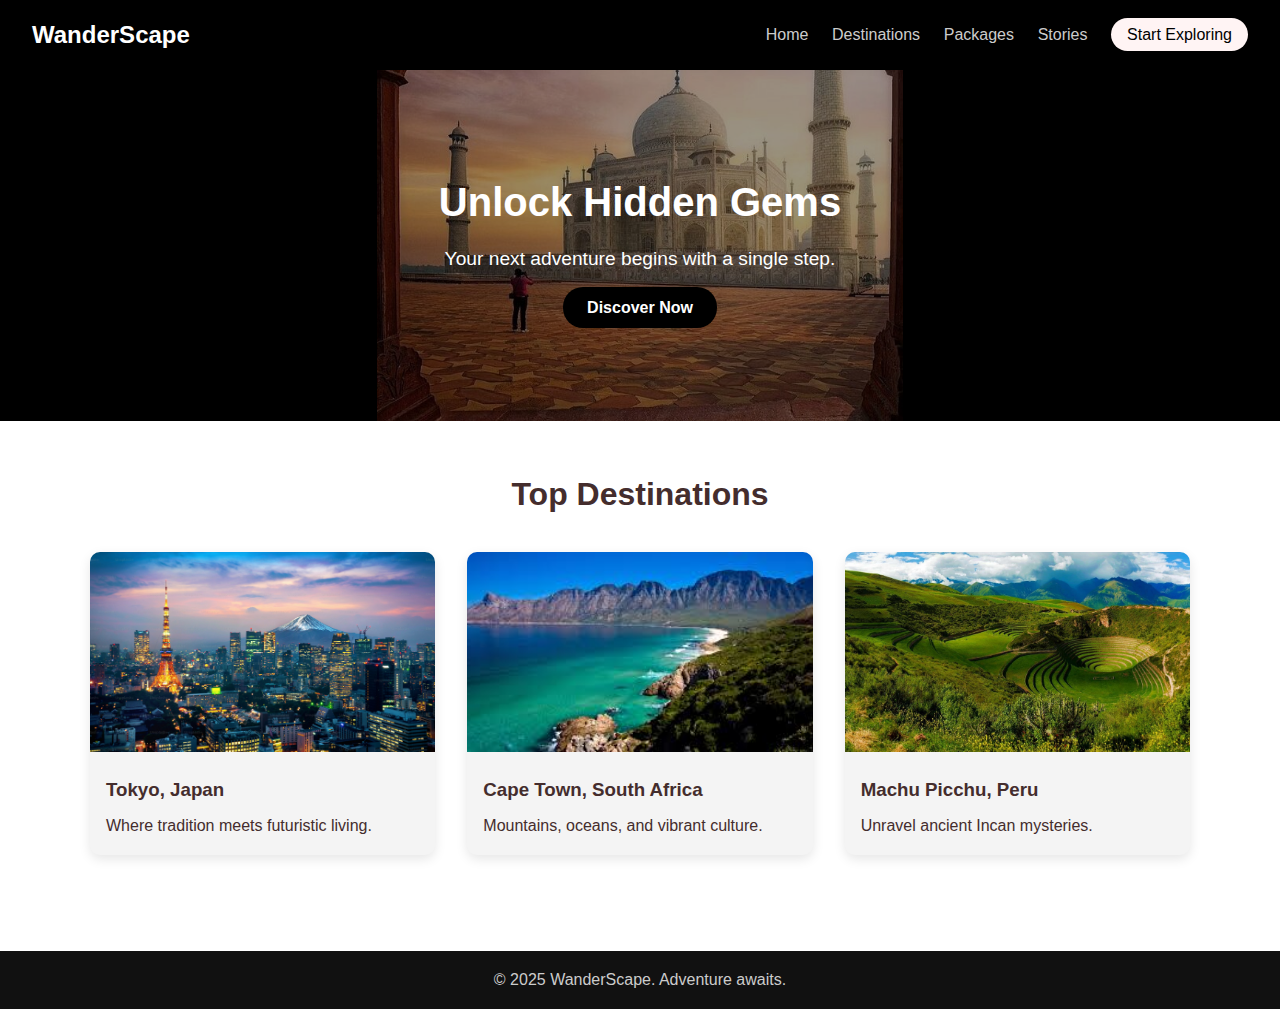
<file: index.html>
<!DOCTYPE html>
<html lang="en">
<head>
  <meta charset="UTF-8" />
  <meta name="viewport" content="width=device-width, initial-scale=1.0"/>
  <title>WanderScape - Explore the World</title>
  <link rel="stylesheet" href="style.css" />
</head>
<body>

  <header class="navbar">
    <div class="logo">WanderScape</div>
    <nav>
      <a href="#">Home</a>
      <a href="#">Destinations</a>
      <a href="#">Packages</a>
      <a href="#">Stories</a>
      <a href="#" class="cta">Start Exploring</a>
    </nav>
  </header>

  <section class="hero">
    <div class="hero-content">
      <h1>Unlock Hidden Gems</h1>
      <p>Your next adventure begins with a single step.</p>
      <a href="#" class="btn">Discover Now</a>
    </div>
  </section>
  
  

  <section class="destinations" id="destinations">
    <h2>Top Destinations</h2>
    <div class="cards">
      <div class="card">
        <img src="premium_photo-1661914240950-b0124f20a5c1.jpeg" alt="Tokyo">
        <div class="card-content">
          <h3>Tokyo, Japan</h3>
          <p>Where tradition meets futuristic living.</p>
        </div>
      </div>
      <div class="card">
        <img src="south.jpeg" alt="Cape Town">
        <div class="card-content">
          <h3>Cape Town, South Africa</h3>
          <p>Mountains, oceans, and vibrant culture.</p>
        </div>
      </div>
      <div class="card">
        <img src="peru.jpg" alt="Machu Picchu">
        <div class="card-content">
          <h3>Machu Picchu, Peru</h3>
          <p>Unravel ancient Incan mysteries.</p>
        </div>
      </div>
    </div>
  </section>

  <footer>
    <p>© 2025 WanderScape. Adventure awaits.</p>
  </footer>

</body>
</html>
</file>
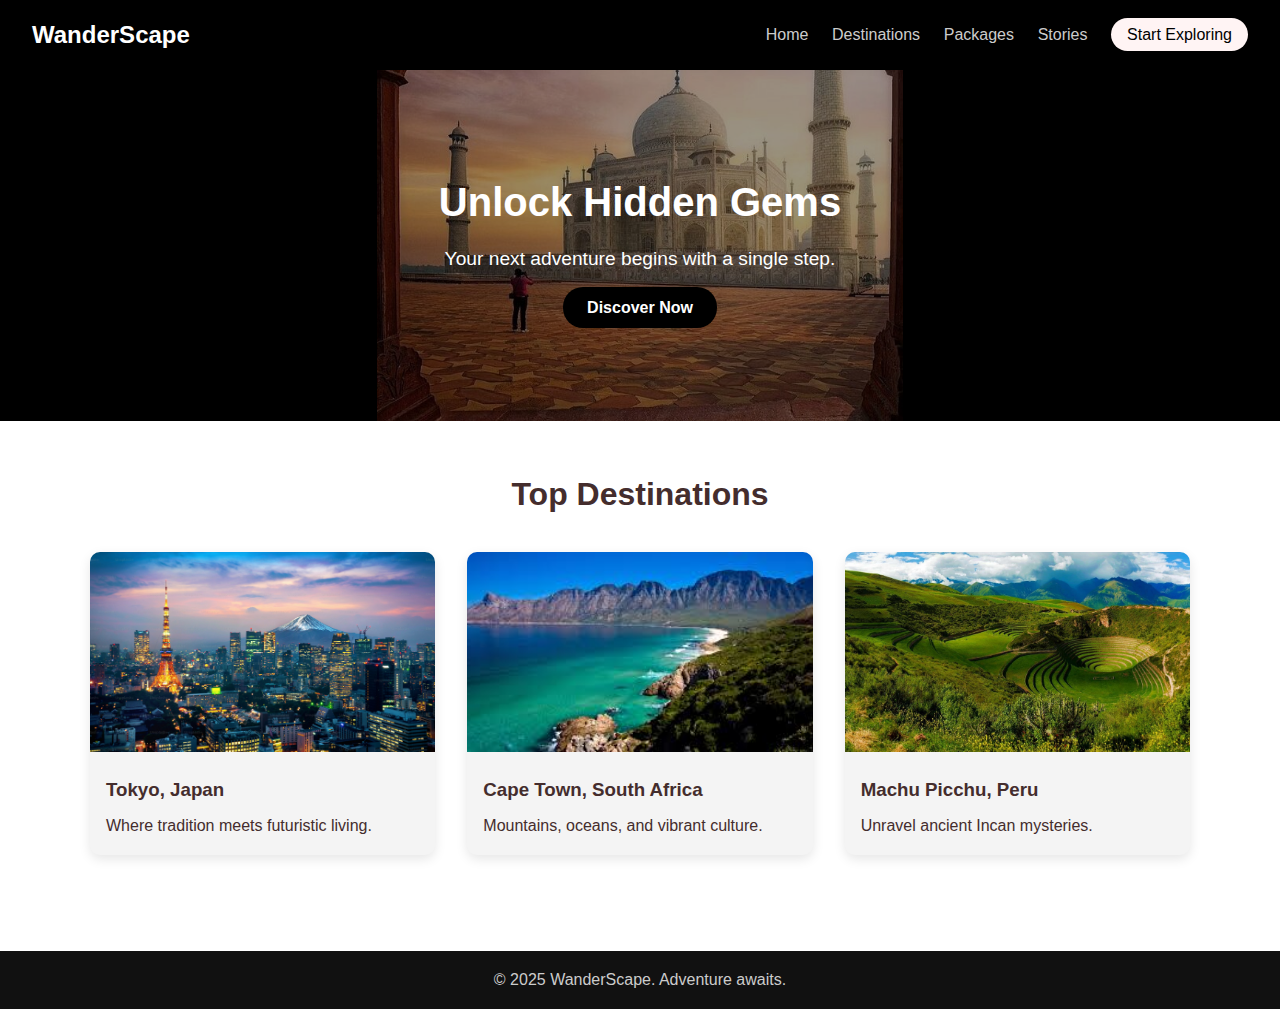
<file: Task-2/index.html>
<!DOCTYPE html>
<html lang="en">
<head>
  <meta charset="UTF-8" />
  <meta name="viewport" content="width=device-width, initial-scale=1.0"/>
  <title>WanderScape - Explore the World</title>
  <link rel="stylesheet" href="style.css" />
</head>
<body>

  <header class="navbar">
    <div class="logo">WanderScape</div>
    <nav>
      <a href="#">Home</a>
      <a href="#">Destinations</a>
      <a href="#">Packages</a>
      <a href="#">Stories</a>
      <a href="#" class="cta">Start Exploring</a>
    </nav>
  </header>

  <section class="hero">
    <div class="hero-content">
      <h1>Unlock Hidden Gems</h1>
      <p>Your next adventure begins with a single step.</p>
      <a href="#" class="btn">Discover Now</a>
    </div>
  </section>
  <section class="destinations" id="destinations">
    <h2>Top Destinations</h2>
    <div class="cards">
      <div class="card">
        <img src="premium_photo-1661914240950-b0124f20a5c1.jpeg" alt="Tokyo">
        <div class="card-content">
          <h3>Tokyo, Japan</h3>
          <p>Where tradition meets futuristic living.</p>
        </div>
      </div>
      <div class="card">
        <img src="south.jpeg" alt="Cape Town">
        <div class="card-content">
          <h3>Cape Town, South Africa</h3>
          <p>Mountains, oceans, and vibrant culture.</p>
        </div>
      </div>
      <div class="card">
        <img src="peru.jpg" alt="Machu Picchu">
        <div class="card-content">
          <h3>Machu Picchu, Peru</h3>
          <p>Unravel ancient Incan mysteries.</p>
        </div>
      </div>
    </div>
  </section>

  <footer>
    <p>© 2025 WanderScape. Adventure awaits.</p>
  </footer>

</body>
</html>
</file>
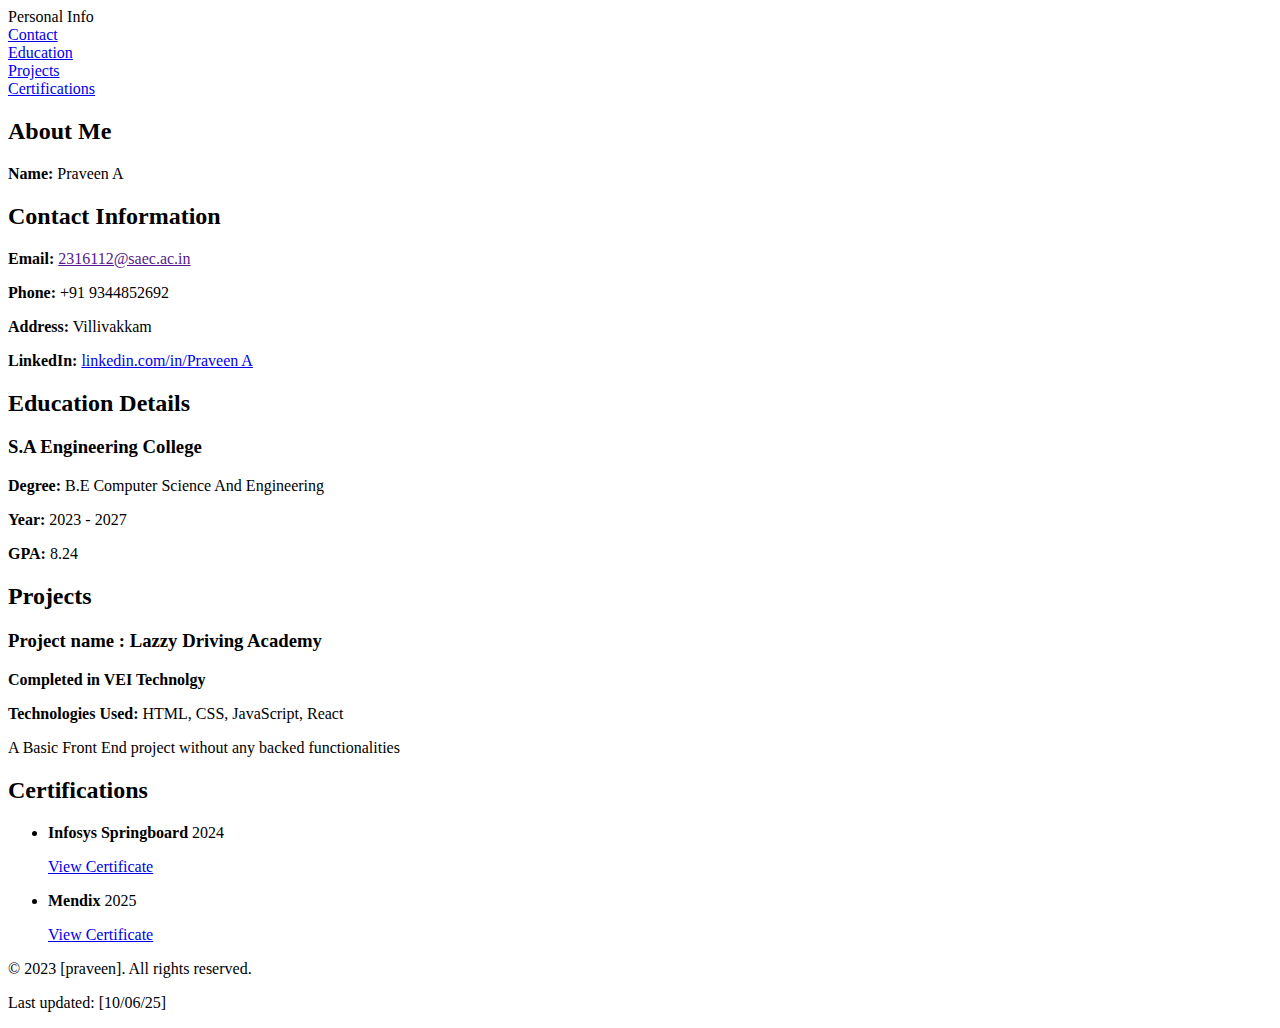
<file: about.html>
<!DOCTYPE html>
<html lang="en">
<head>
    <meta charset="UTF-8">
    <meta name="viewport" content="width
    <header>
        <h1>My Personal Portfolio</h1>
    </header>

    <nav>
        <ul>
            <li><a href="#education">Personal Info</a></li>
            <li><a href="#contact">Contact</a></li>
            <li><a href="#education">Education</a></li>
            <li><a href="#projects">Projects</a></li>
            <li><a href="#certifications">Certifications</a></li>
        </ul>
    </nav>

    <main>
        <section id="contact">
            <h2>About Me</h2>
            <div>
                <p><strong>Name:</strong> Praveen A</p>
            </div>
        </section>

        <section id="contact" class="contact-info">
            <h2>Contact Information</h2>
            <div>
                
                <p><strong>Email:</strong> <a href="">2316112@saec.ac.in</a></p>
                <p><strong>Phone:</strong> +91 9344852692</p>
                <p><strong>Address:</strong> Villivakkam</p>
                <p><strong>LinkedIn:</strong> <a href="https://linkedin.com/in/Praveen A">linkedin.com/in/Praveen A</a></p>
            </div>
        </section>

        <section id="education">
            <h2>Education Details</h2>
            <div>
                <h3>S.A Engineering College</h3>
                <p><strong>Degree:</strong> B.E Computer Science And Engineering</p>
                <p><strong>Year:</strong> 2023 - 2027</p>
                <p><strong>GPA:</strong> 8.24</p>
            </div>
        </section>

        <section id="projects">
            <h2>Projects</h2>
            <div>
                <article>
                    <h3>Project name : Lazzy Driving Academy</h3>
                    <p><strong>Completed in VEI Technolgy</strong></p>
                    <p><strong>Technologies Used:</strong> HTML, CSS, JavaScript, React</p>
                    <p>A Basic Front End project without any backed functionalities</p>
                </article>
            </div>
        </section>

        <section id="certifications">
            <h2>Certifications</h2>
            <div>
                <ul>
                    <li>
                        <p><strong>Infosys Springboard</strong> 2024</p>
                        <p><a href="#">View Certificate</a></p>
                    </li>
                    <li>
                        <p><strong>Mendix</strong> 2025</p>
                        <p><a href="#">View Certificate</a></p>
                    </li>
                </ul>
            </div>
        </section>
    </main>

    <footer>
        <p>&copy; 2023 [praveen]. All rights reserved.</p>
        <p>Last updated: [10/06/25]</p>
    </footer>
    
</head>
<body>
    
</body>
</html>
</file>
<file: style.css>
* {
    margin: 0;
    padding: 0;
    box-sizing: border-box;
    font-family: 'Segoe UI', sans-serif;
  }
  
  body {
    background: #fff;
    color: #442d2d;
    line-height: 1.6;
  }
  
  /* Navbar */
  .navbar {
    display: flex;
    justify-content: space-between;
    align-items: center;
    padding: 1rem 2rem;
    background-color: #000000;
    color: #fff;
  }
  
  .logo {
    font-size: 1.5rem;
    font-weight: bold;
  }
  
  nav a {
    color: #ccc;
    margin-left: 1.2rem;
    text-decoration: none;
    font-weight: 500;
    transition: color 0.3s;
  }
  
  nav a.cta {
    background: #fff4f4;
    color: #000000;
    padding: 0.5rem 1rem;
    border-radius: 25px;
  }
  
  nav a:hover {
    color: #fff;
  }
  
  /* Hero Section with background image */
  .hero {
    background: url('8e.jpg') no-repeat center center;
    background-size: contain;         /* Show full image */
    background-repeat: no-repeat;
    background-color: #000;           /* fills any leftover space */
    padding: 100px 0;                 /* allows space for content without forcing full screen */
    display: flex;
    align-items: center;
    justify-content: center;
    position: relative;
    text-align: center;
  }
  
  .hero::before {
    content: "";
    position: absolute;
    top: 0; left: 0;
    width: 100%; height: 100%;
    background-color: rgba(0, 0, 0, 0.4); /* Optional dark overlay for readability */
    z-index: 1;
  }
  
  .hero-content {
    position: relative;
    z-index: 2;
    color: white;
  }
  
  
  
  
  .hero h1 {
    font-size: 2.5rem;
    margin-bottom: 10px;
  }
  
  .hero p {
    margin-bottom: 20px;
    font-size: 1.2rem;
  }
  
  .hero .btn {
    background-color: #000000;
    color: white;
    padding: 12px 24px;
    border: none;
    border-radius: 20px;
    text-decoration: none;
    font-weight: bold;
    transition: background-color 0.3s ease;
  }
  
  .hero .btn:hover {
    background-color: #ff4d4d;
  }
  
  
  /* Destinations */
  .destinations {
    padding: 3rem 2rem;
    text-align: center;
  }
  
  .destinations h2 {
    font-size: 2rem;
    margin-bottom: 2rem;
  }
  
  .cards {
    display: grid;
    grid-template-columns: repeat(auto-fit, minmax(280px, 1fr));
    gap: 2rem;
    max-width: 1100px;
    margin: 0 auto;
  }
  
  .card {
    background: #f4f4f4;
    border-radius: 10px;
    overflow: hidden;
    box-shadow: 0 4px 12px rgba(0,0,0,0.1);
    transition: transform 0.3s;
  }
  
  .card:hover {
    transform: translateY(-5px);
  }
  
  .card img {
    width: 100%;
    height: 200px;
    object-fit: cover;
  }
  
  .card-content {
    padding: 1rem;
    text-align: left;
  }
  
  .card-content h3 {
    margin-bottom: 0.5rem;
  }
  
  /* Footer */
  footer {
    background-color: #111;
    color: #ccc;
    text-align: center;
    padding: 1rem;
    margin-top: 3rem;
  }
</file>
<file: Task-2/style.css>
* {
    margin: 0;
    padding: 0;
    box-sizing: border-box;
    font-family: 'Segoe UI', sans-serif;
  }
  
  body {
    background: #fff;
    color: #442d2d;
    line-height: 1.6;
  }
  
  /* Navbar */
  .navbar {
    display: flex;
    justify-content: space-between;
    align-items: center;
    padding: 1rem 2rem;
    background-color: #000000;
    color: #fff;
  }
  
  .logo {
    font-size: 1.5rem;
    font-weight: bold;
  }
  
  nav a {
    color: #ccc;
    margin-left: 1.2rem;
    text-decoration: none;
    font-weight: 500;
    transition: color 0.3s;
  }
  
  nav a.cta {
    background: #fff4f4;
    color: #000000;
    padding: 0.5rem 1rem;
    border-radius: 25px;
  }
  
  nav a:hover {
    color: #fff;
  }
  
  /* Hero Section with background image */
  .hero {
    background: url('8e.jpg') no-repeat center center;
    background-size: contain;         /* Show full image */
    background-repeat: no-repeat;
    background-color: #000;           /* fills any leftover space */
    padding: 100px 0;                 /* allows space for content without forcing full screen */
    display: flex;
    align-items: center;
    justify-content: center;
    position: relative;
    text-align: center;
  }
  
  .hero::before {
    content: "";
    position: absolute;
    top: 0; left: 0;
    width: 100%; height: 100%;
    background-color: rgba(0, 0, 0, 0.4); /* Optional dark overlay for readability */
    z-index: 1;
  }
  
  .hero-content {
    position: relative;
    z-index: 2;
    color: white;
  }
  
  
  
  
  .hero h1 {
    font-size: 2.5rem;
    margin-bottom: 10px;
  }
  
  .hero p {
    margin-bottom: 20px;
    font-size: 1.2rem;
  }
  
  .hero .btn {
    background-color: #000000;
    color: white;
    padding: 12px 24px;
    border: none;
    border-radius: 20px;
    text-decoration: none;
    font-weight: bold;
    transition: background-color 0.3s ease;
  }
  
  .hero .btn:hover {
    background-color: #ff4d4d;
  }
  
  
  /* Destinations */
  .destinations {
    padding: 3rem 2rem;
    text-align: center;
  }
  
  .destinations h2 {
    font-size: 2rem;
    margin-bottom: 2rem;
  }
  
  .cards {
    display: grid;
    grid-template-columns: repeat(auto-fit, minmax(280px, 1fr));
    gap: 2rem;
    max-width: 1100px;
    margin: 0 auto;
  }
  
  .card {
    background: #f4f4f4;
    border-radius: 10px;
    overflow: hidden;
    box-shadow: 0 4px 12px rgba(0,0,0,0.1);
    transition: transform 0.3s;
  }
  
  .card:hover {
    transform: translateY(-5px);
  }
  
  .card img {
    width: 100%;
    height: 200px;
    object-fit: cover;
  }
  
  .card-content {
    padding: 1rem;
    text-align: left;
  }
  
  .card-content h3 {
    margin-bottom: 0.5rem;
  }
  
  /* Footer */
  footer {
    background-color: #111;
    color: #ccc;
    text-align: center;
    padding: 1rem;
    margin-top: 3rem;
  }
</file>
